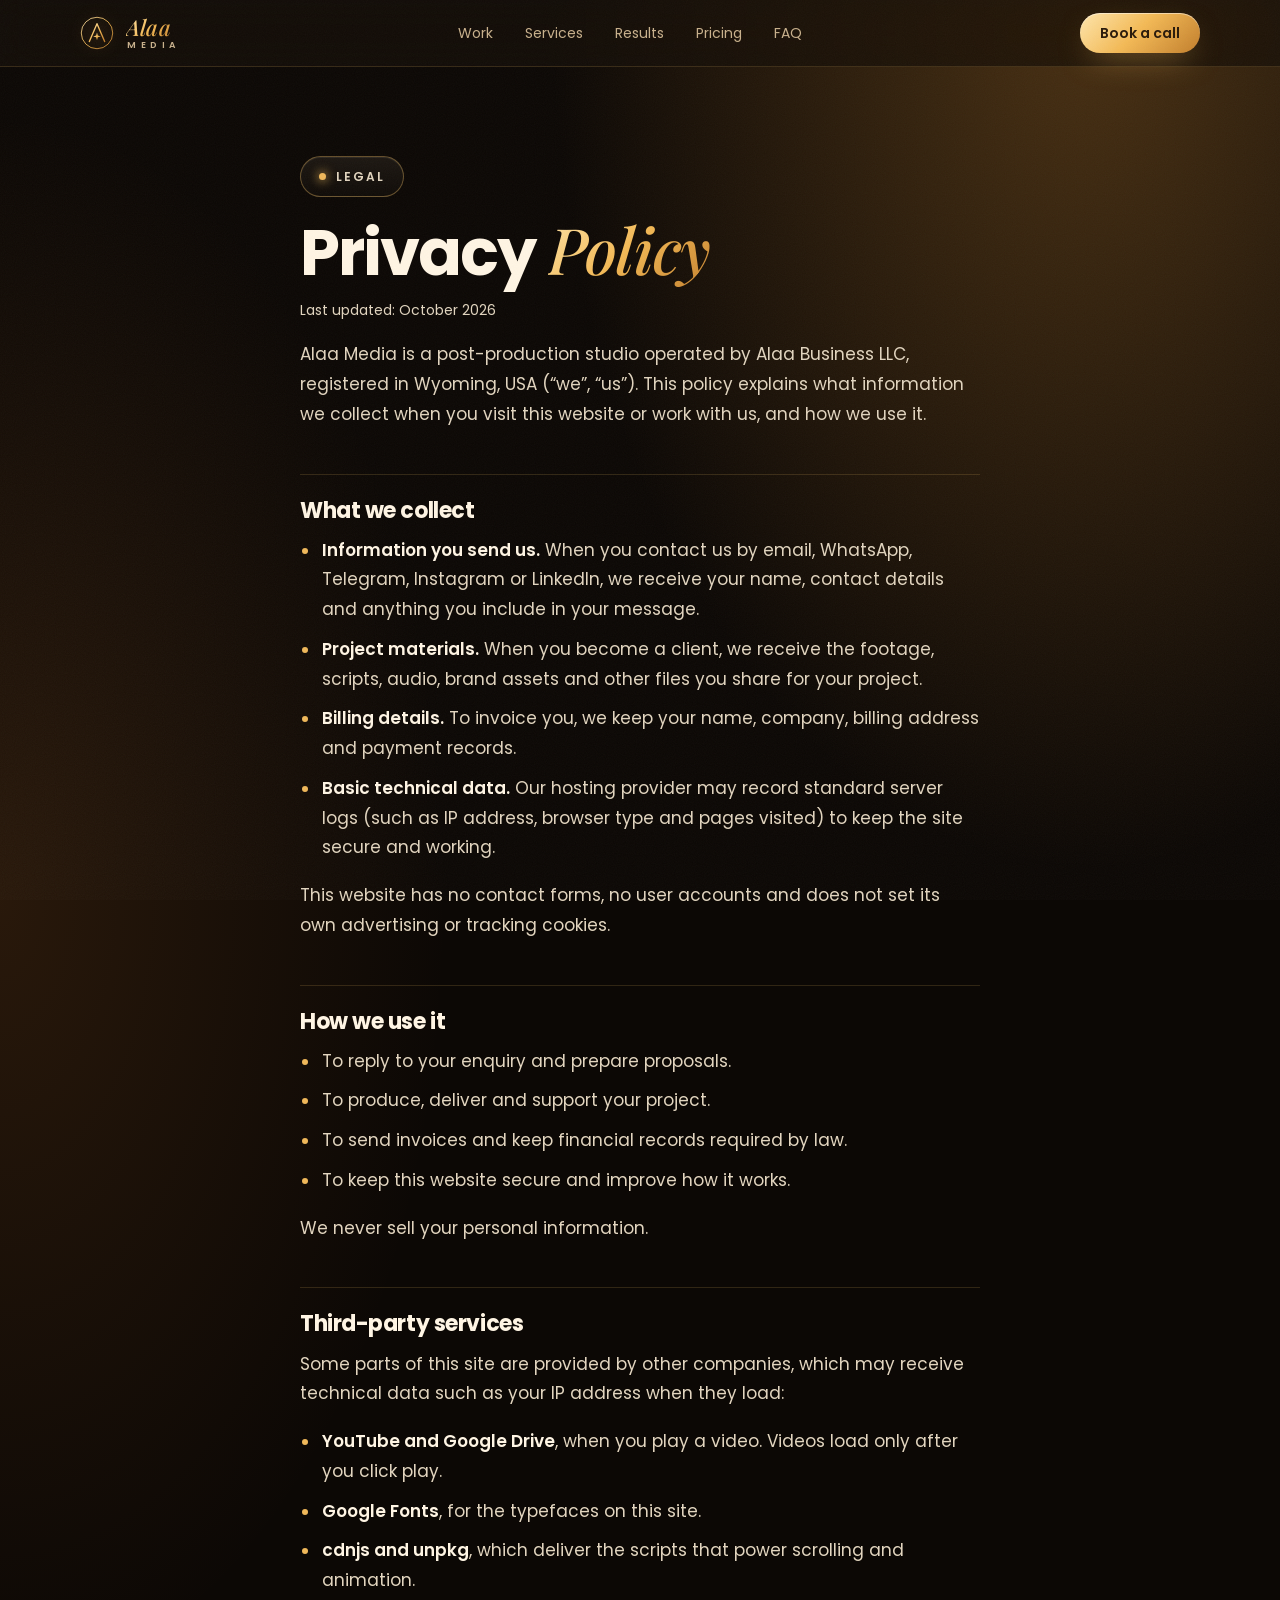
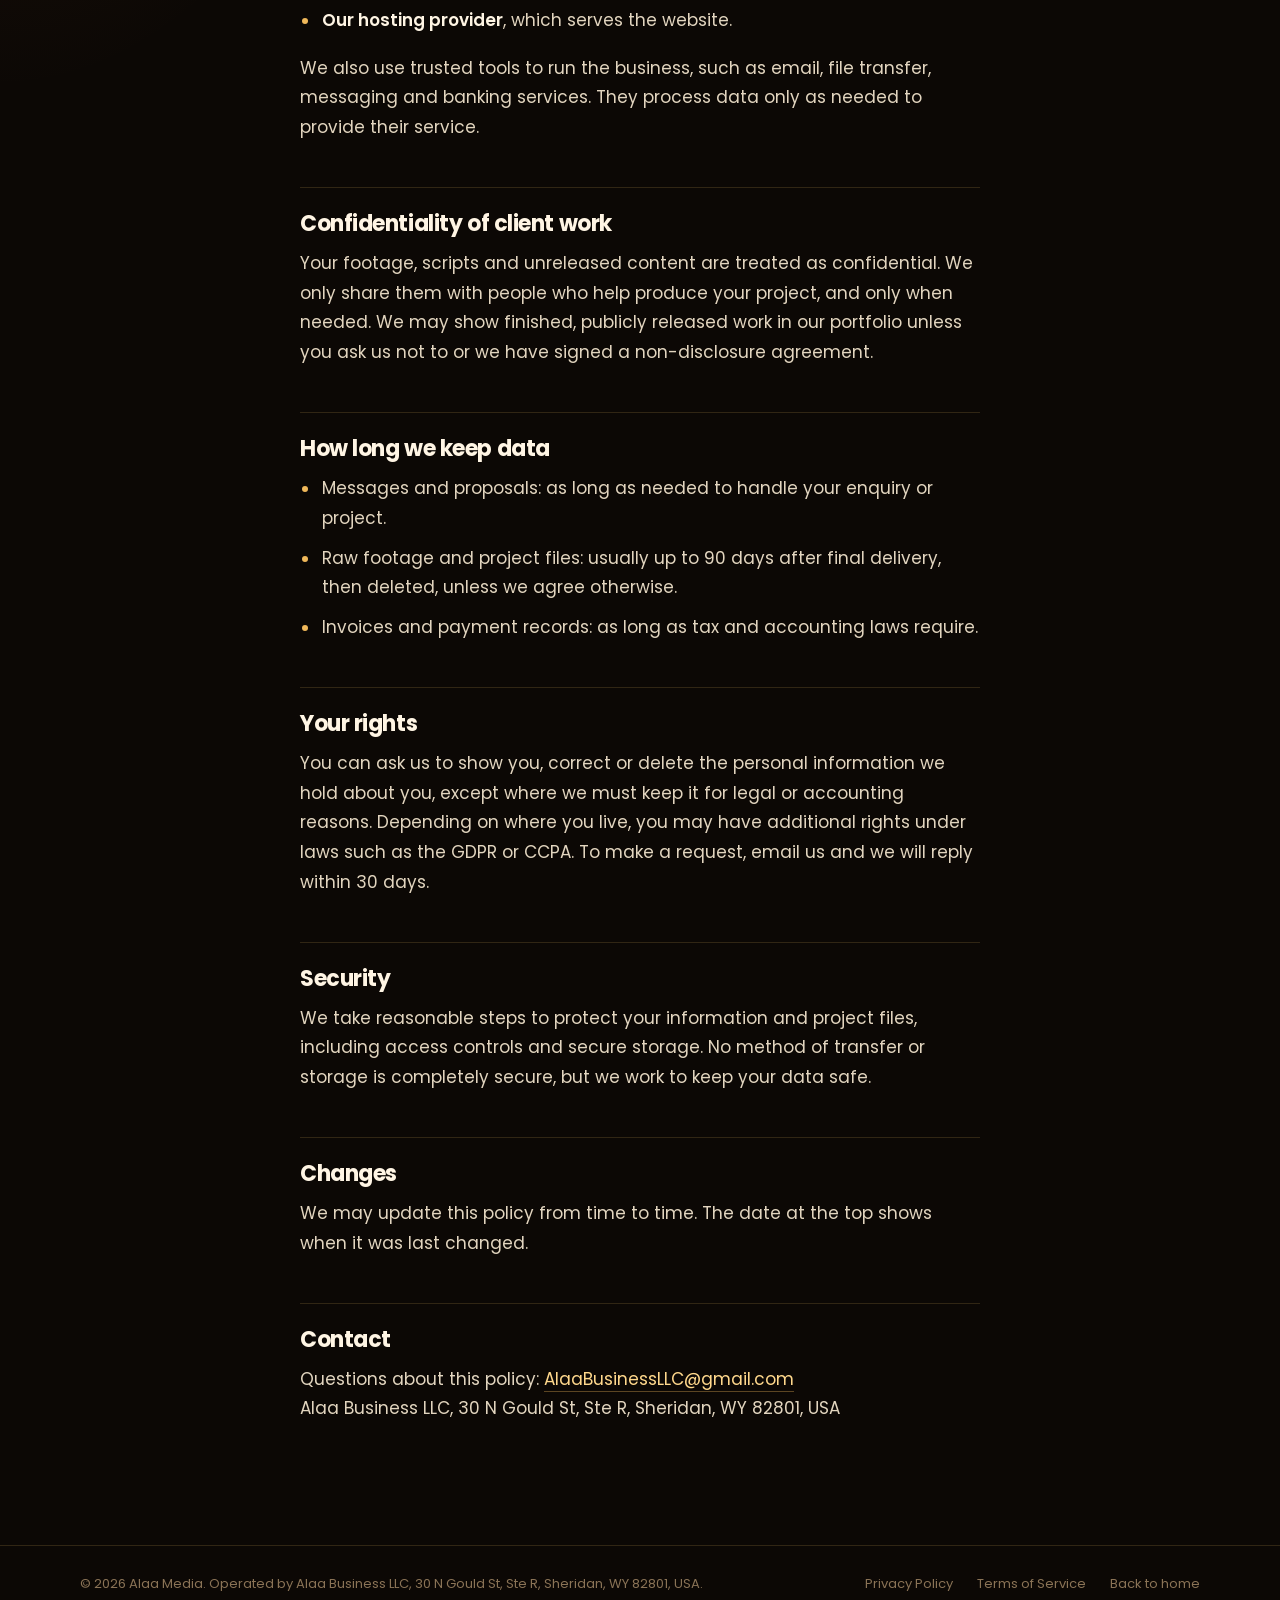
<file: website/privacy.html>
<!doctype html>
<html lang="en">
<head>
  <meta charset="utf-8">
  <meta name="viewport" content="width=device-width, initial-scale=1">
  <title>Privacy Policy — Alaa Media</title>
  <meta name="description" content="How Alaa Media collects, uses and protects your information.">
  <meta property="og:title" content="Alaa Media — Edits that keep them watching">
  <meta property="og:description" content="Documentary editing, 3D, animated maps, motion graphics and sound design for YouTube creators and brands.">
  <meta property="og:image" content="assets/thumbs/N79q8bpAR9Q.webp">
  <meta name="theme-color" content="#0c0805">
  <link rel="icon" href="assets/logo.svg" type="image/svg+xml">
  <link rel="preconnect" href="https://fonts.googleapis.com">
  <link rel="preconnect" href="https://fonts.gstatic.com" crossorigin>
  <link href="https://fonts.googleapis.com/css2?family=Poppins:wght@400;500;600;700&family=Playfair+Display:ital,wght@1,500;1,600&display=swap" rel="stylesheet">
  <link rel="stylesheet" href="styles.css">
  
</head>
<body>
<header class="nav" id="top">
  <div class="nav__inner">
    <a href="index.html" class="brand" aria-label="Alaa Media home">
      <svg class="logo" viewBox="0 0 40 40" aria-hidden="true">
        <defs><linearGradient id="lg" x1="0" y1="0" x2="1" y2="1"><stop offset="0" stop-color="#ffe7ad"/><stop offset=".5" stop-color="#f3b955"/><stop offset="1" stop-color="#c27e2c"/></linearGradient></defs>
        <circle cx="20" cy="20" r="18.5" fill="none" stroke="url(#lg)" stroke-width="1"/>
        <path d="M11 30 L20 9 L29 30" fill="none" stroke="url(#lg)" stroke-width="1.6" stroke-linecap="round" stroke-linejoin="round"/>
        <path d="M20 19.5 L21 23 L24.5 24 L21 25 L20 28.5 L19 25 L15.5 24 L19 23Z" fill="url(#lg)"/>
      </svg>
      <span class="brand__word"><span class="brand__name">Alaa</span><span class="brand__sub">Media</span></span>
    </a>
    <nav class="nav__links" aria-label="Main">
      <a href="index.html#work">Work</a>
      <a href="index.html#services">Services</a>
            <a href="index.html#results">Results</a>
      <a href="index.html#pricing">Pricing</a>
      <a href="index.html#faq">FAQ</a>
    </nav>
    <div class="nav__actions"><a href="index.html#contact" class="btn btn--small btn--gold">Book a call</a><button class="nav__toggle" aria-label="Open menu" aria-expanded="false"><span></span><span></span></button></div>
  </div>
</header>

<main class="legal">
  <article class="legal__doc">
    <p class="pill"><span class="dot"></span>Legal</p>
    <h1>Privacy <em>Policy</em></h1>
    <p class="legal__date">Last updated: October 2026</p>

    <p>Alaa Media is a post-production studio operated by Alaa Business LLC, registered in Wyoming, USA (“we”, “us”). This policy explains what information we collect when you visit this website or work with us, and how we use it.</p>

    <h2>What we collect</h2>
    <ul>
      <li><b>Information you send us.</b> When you contact us by email, WhatsApp, Telegram, Instagram or LinkedIn, we receive your name, contact details and anything you include in your message.</li>
      <li><b>Project materials.</b> When you become a client, we receive the footage, scripts, audio, brand assets and other files you share for your project.</li>
      <li><b>Billing details.</b> To invoice you, we keep your name, company, billing address and payment records.</li>
      <li><b>Basic technical data.</b> Our hosting provider may record standard server logs (such as IP address, browser type and pages visited) to keep the site secure and working.</li>
    </ul>
    <p>This website has no contact forms, no user accounts and does not set its own advertising or tracking cookies.</p>

    <h2>How we use it</h2>
    <ul>
      <li>To reply to your enquiry and prepare proposals.</li>
      <li>To produce, deliver and support your project.</li>
      <li>To send invoices and keep financial records required by law.</li>
      <li>To keep this website secure and improve how it works.</li>
    </ul>
    <p>We never sell your personal information.</p>

    <h2>Third-party services</h2>
    <p>Some parts of this site are provided by other companies, which may receive technical data such as your IP address when they load:</p>
    <ul>
      <li><b>YouTube and Google Drive</b>, when you play a video. Videos load only after you click play.</li>
      <li><b>Google Fonts</b>, for the typefaces on this site.</li>
      <li><b>cdnjs and unpkg</b>, which deliver the scripts that power scrolling and animation.</li>
      <li><b>Our hosting provider</b>, which serves the website.</li>
    </ul>
    <p>We also use trusted tools to run the business, such as email, file transfer, messaging and banking services. They process data only as needed to provide their service.</p>

    <h2>Confidentiality of client work</h2>
    <p>Your footage, scripts and unreleased content are treated as confidential. We only share them with people who help produce your project, and only when needed. We may show finished, publicly released work in our portfolio unless you ask us not to or we have signed a non-disclosure agreement.</p>

    <h2>How long we keep data</h2>
    <ul>
      <li>Messages and proposals: as long as needed to handle your enquiry or project.</li>
      <li>Raw footage and project files: usually up to 90 days after final delivery, then deleted, unless we agree otherwise.</li>
      <li>Invoices and payment records: as long as tax and accounting laws require.</li>
    </ul>

    <h2>Your rights</h2>
    <p>You can ask us to show you, correct or delete the personal information we hold about you, except where we must keep it for legal or accounting reasons. Depending on where you live, you may have additional rights under laws such as the GDPR or CCPA. To make a request, email us and we will reply within 30 days.</p>

    <h2>Security</h2>
    <p>We take reasonable steps to protect your information and project files, including access controls and secure storage. No method of transfer or storage is completely secure, but we work to keep your data safe.</p>

    <h2>Changes</h2>
    <p>We may update this policy from time to time. The date at the top shows when it was last changed.</p>

    <h2>Contact</h2>
    <p>Questions about this policy: <a href="mailto:AlaaBusinessLLC@gmail.com">AlaaBusinessLLC@gmail.com</a><br>
    Alaa Business LLC, 30 N Gould St, Ste R, Sheridan, WY 82801, USA</p>

  </article>
</main>

<footer class="footer">
  <div class="footer__inner">
    <p>© <span id="year">2026</span> Alaa Media. Operated by Alaa Business LLC, 30 N Gould St, Ste R, Sheridan, WY 82801, USA.</p>
    <p class="footer__links"><a href="privacy.html">Privacy Policy</a><a href="terms.html">Terms of Service</a><a href="index.html">Back to home</a></p>
  </div>
</footer>
<script>
(function(){var n=document.querySelector('.nav'),t=document.querySelector('.nav__toggle');if(!t)return;
t.addEventListener('click',function(){var o=!n.classList.contains('is-open');n.classList.toggle('is-open',o);t.setAttribute('aria-expanded',o);});})();
</script>
</body>
</html>
</file>
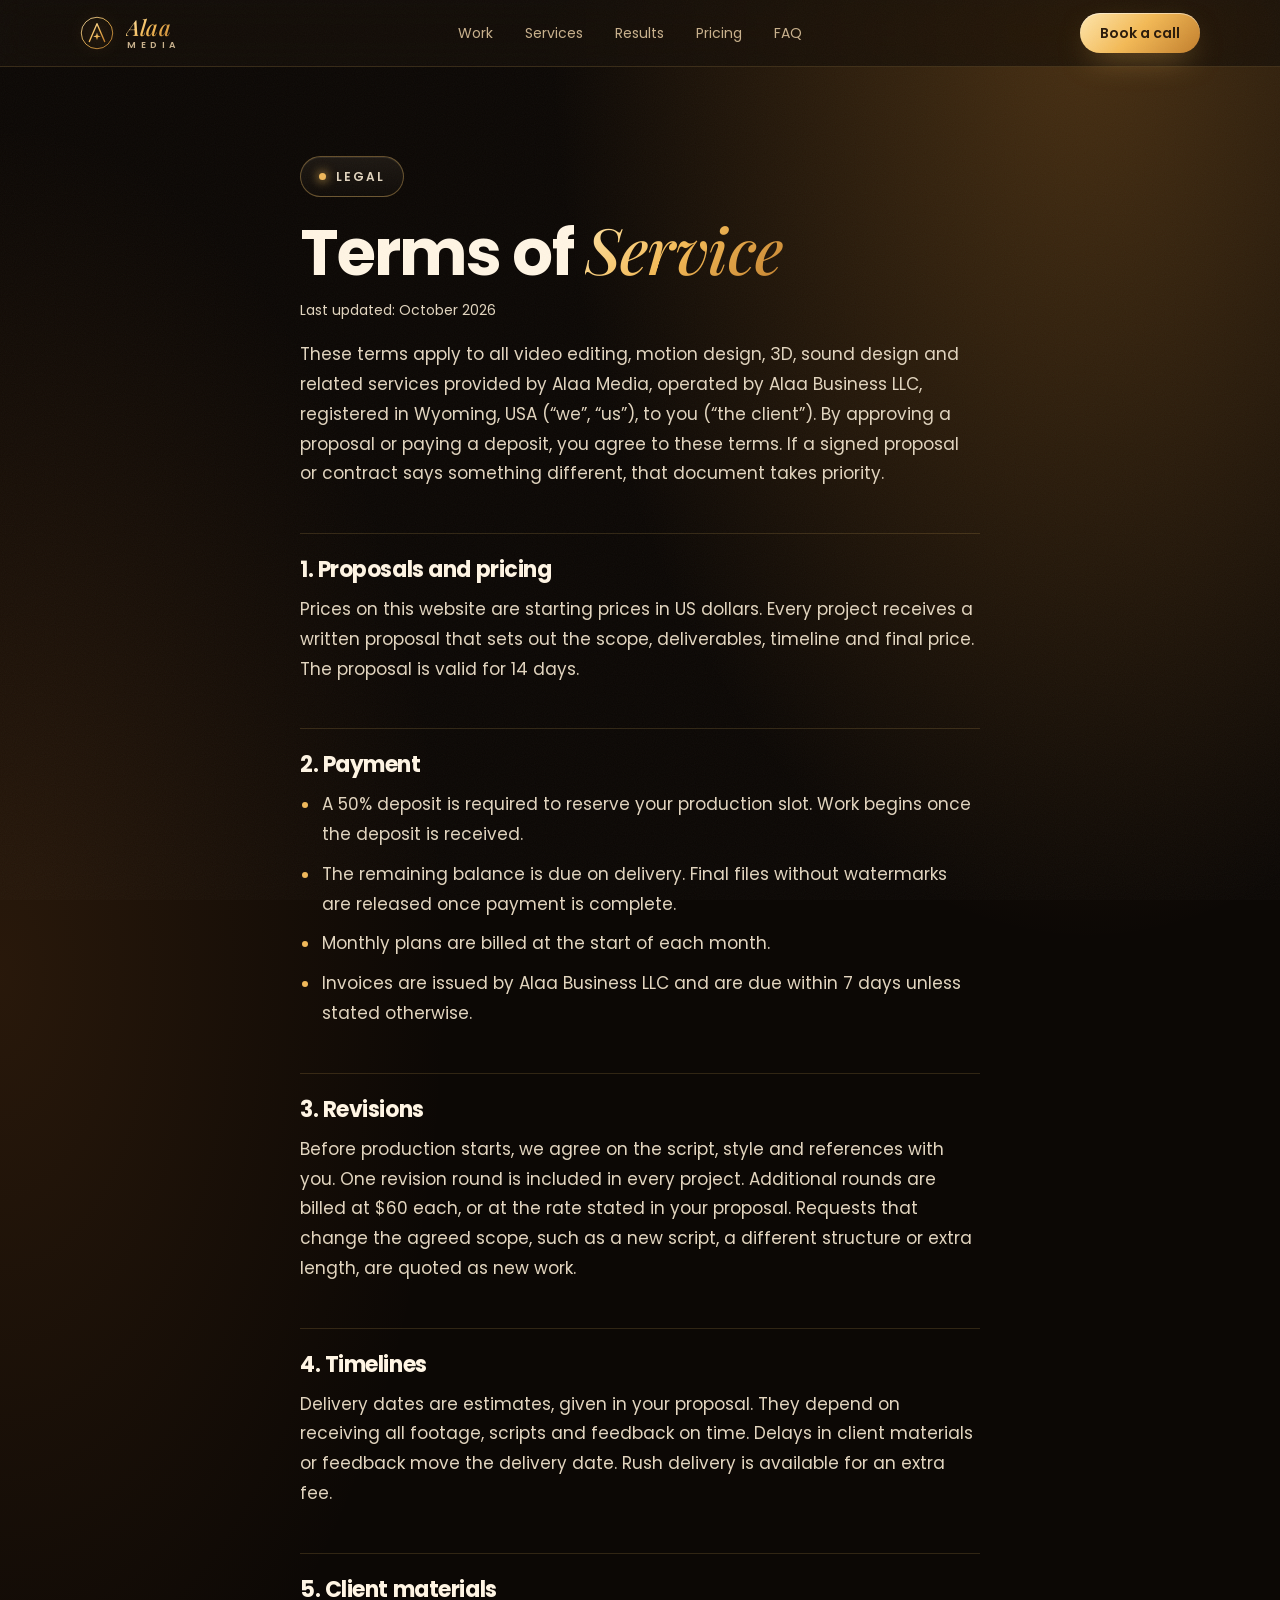
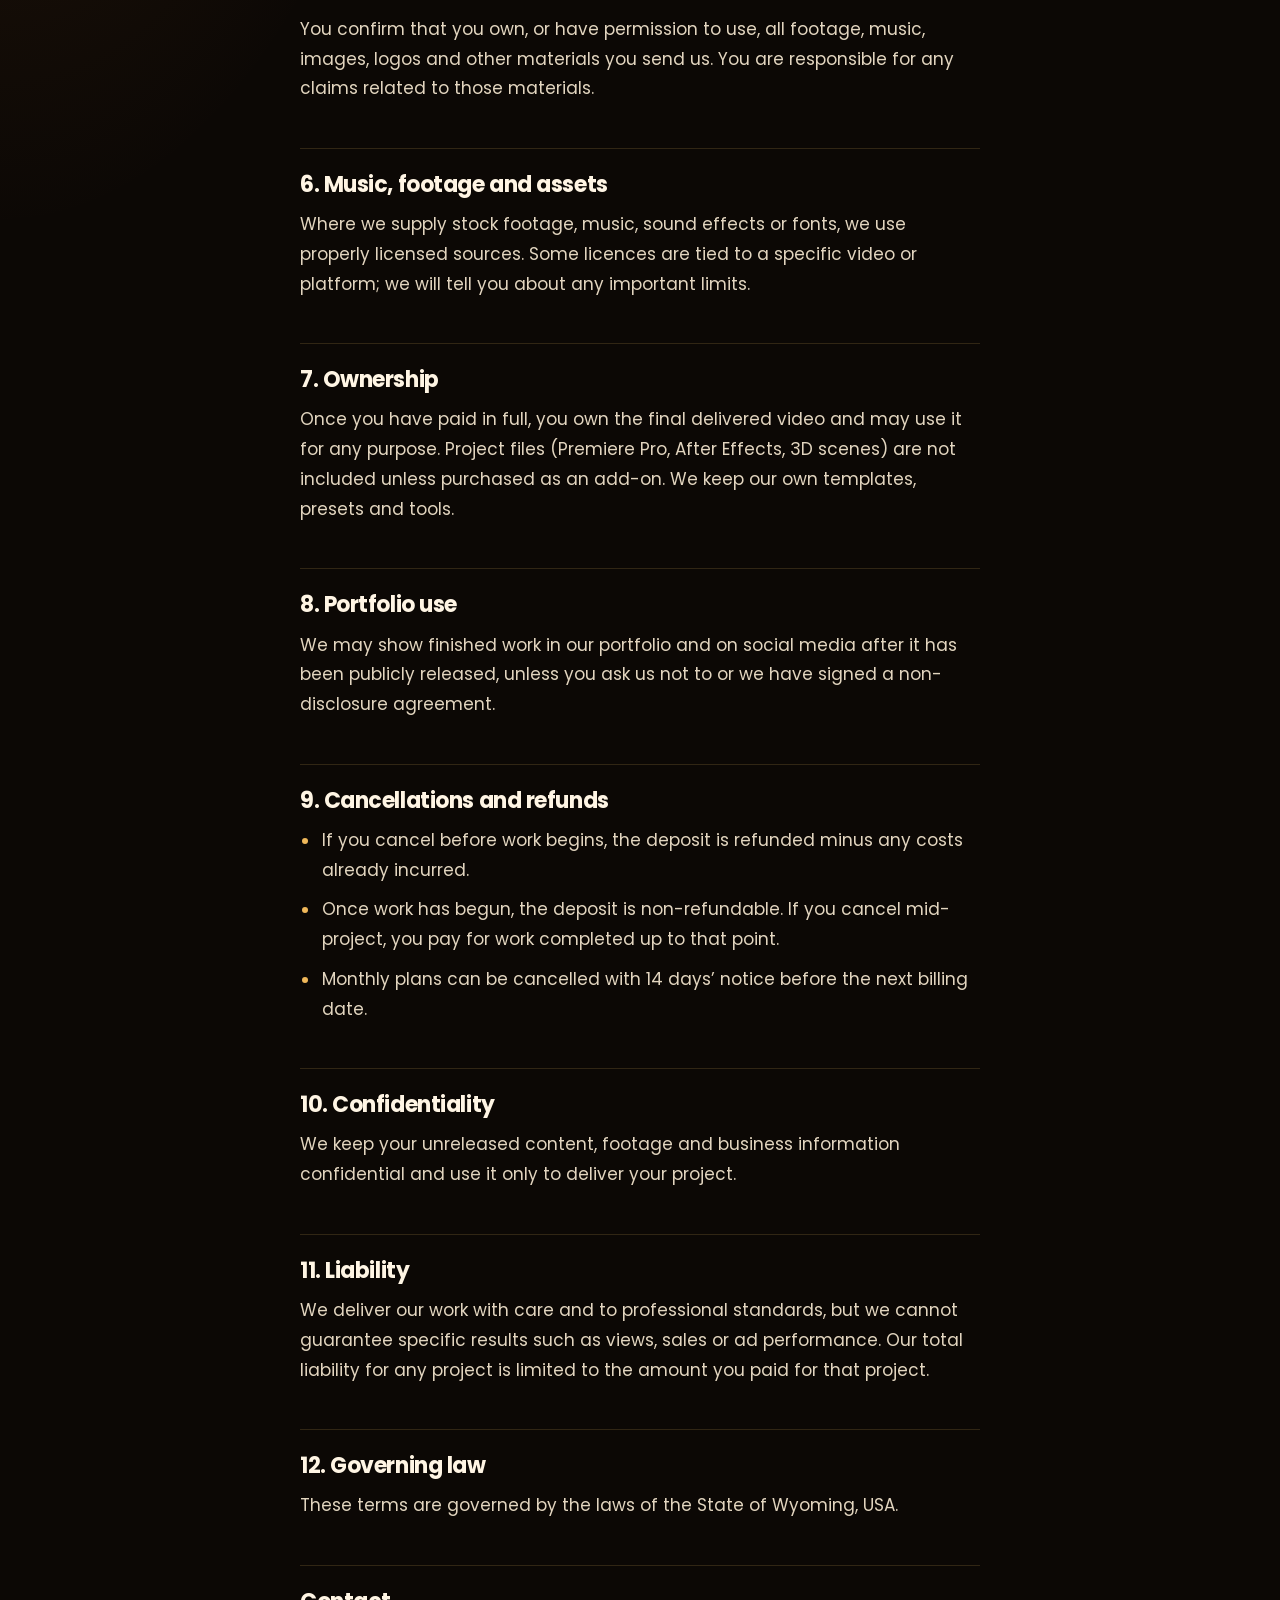
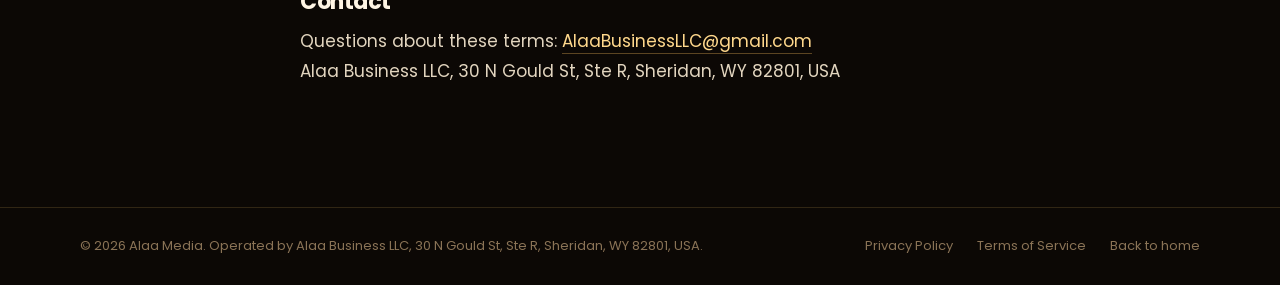
<file: website/terms.html>
<!doctype html>
<html lang="en">
<head>
  <meta charset="utf-8">
  <meta name="viewport" content="width=device-width, initial-scale=1">
  <title>Terms of Service — Alaa Media</title>
  <meta name="description" content="Terms for video editing and post-production services provided by Alaa Media.">
  <meta property="og:title" content="Alaa Media — Edits that keep them watching">
  <meta property="og:description" content="Documentary editing, 3D, animated maps, motion graphics and sound design for YouTube creators and brands.">
  <meta property="og:image" content="assets/thumbs/N79q8bpAR9Q.webp">
  <meta name="theme-color" content="#0c0805">
  <link rel="icon" href="assets/logo.svg" type="image/svg+xml">
  <link rel="preconnect" href="https://fonts.googleapis.com">
  <link rel="preconnect" href="https://fonts.gstatic.com" crossorigin>
  <link href="https://fonts.googleapis.com/css2?family=Poppins:wght@400;500;600;700&family=Playfair+Display:ital,wght@1,500;1,600&display=swap" rel="stylesheet">
  <link rel="stylesheet" href="styles.css">
  
</head>
<body>
<header class="nav" id="top">
  <div class="nav__inner">
    <a href="index.html" class="brand" aria-label="Alaa Media home">
      <svg class="logo" viewBox="0 0 40 40" aria-hidden="true">
        <defs><linearGradient id="lg" x1="0" y1="0" x2="1" y2="1"><stop offset="0" stop-color="#ffe7ad"/><stop offset=".5" stop-color="#f3b955"/><stop offset="1" stop-color="#c27e2c"/></linearGradient></defs>
        <circle cx="20" cy="20" r="18.5" fill="none" stroke="url(#lg)" stroke-width="1"/>
        <path d="M11 30 L20 9 L29 30" fill="none" stroke="url(#lg)" stroke-width="1.6" stroke-linecap="round" stroke-linejoin="round"/>
        <path d="M20 19.5 L21 23 L24.5 24 L21 25 L20 28.5 L19 25 L15.5 24 L19 23Z" fill="url(#lg)"/>
      </svg>
      <span class="brand__word"><span class="brand__name">Alaa</span><span class="brand__sub">Media</span></span>
    </a>
    <nav class="nav__links" aria-label="Main">
      <a href="index.html#work">Work</a>
      <a href="index.html#services">Services</a>
            <a href="index.html#results">Results</a>
      <a href="index.html#pricing">Pricing</a>
      <a href="index.html#faq">FAQ</a>
    </nav>
    <div class="nav__actions"><a href="index.html#contact" class="btn btn--small btn--gold">Book a call</a><button class="nav__toggle" aria-label="Open menu" aria-expanded="false"><span></span><span></span></button></div>
  </div>
</header>

<main class="legal">
  <article class="legal__doc">
    <p class="pill"><span class="dot"></span>Legal</p>
    <h1>Terms of <em>Service</em></h1>
    <p class="legal__date">Last updated: October 2026</p>

    <p>These terms apply to all video editing, motion design, 3D, sound design and related services provided by Alaa Media, operated by Alaa Business LLC, registered in Wyoming, USA (“we”, “us”), to you (“the client”). By approving a proposal or paying a deposit, you agree to these terms. If a signed proposal or contract says something different, that document takes priority.</p>

    <h2>1. Proposals and pricing</h2>
    <p>Prices on this website are starting prices in US dollars. Every project receives a written proposal that sets out the scope, deliverables, timeline and final price. The proposal is valid for 14 days.</p>

    <h2>2. Payment</h2>
    <ul>
      <li>A 50% deposit is required to reserve your production slot. Work begins once the deposit is received.</li>
      <li>The remaining balance is due on delivery. Final files without watermarks are released once payment is complete.</li>
      <li>Monthly plans are billed at the start of each month.</li>
      <li>Invoices are issued by Alaa Business LLC and are due within 7 days unless stated otherwise.</li>
    </ul>

    <h2>3. Revisions</h2>
    <p>Before production starts, we agree on the script, style and references with you. One revision round is included in every project. Additional rounds are billed at $60 each, or at the rate stated in your proposal. Requests that change the agreed scope, such as a new script, a different structure or extra length, are quoted as new work.</p>

    <h2>4. Timelines</h2>
    <p>Delivery dates are estimates, given in your proposal. They depend on receiving all footage, scripts and feedback on time. Delays in client materials or feedback move the delivery date. Rush delivery is available for an extra fee.</p>

    <h2>5. Client materials</h2>
    <p>You confirm that you own, or have permission to use, all footage, music, images, logos and other materials you send us. You are responsible for any claims related to those materials.</p>

    <h2>6. Music, footage and assets</h2>
    <p>Where we supply stock footage, music, sound effects or fonts, we use properly licensed sources. Some licences are tied to a specific video or platform; we will tell you about any important limits.</p>

    <h2>7. Ownership</h2>
    <p>Once you have paid in full, you own the final delivered video and may use it for any purpose. Project files (Premiere Pro, After Effects, 3D scenes) are not included unless purchased as an add-on. We keep our own templates, presets and tools.</p>

    <h2>8. Portfolio use</h2>
    <p>We may show finished work in our portfolio and on social media after it has been publicly released, unless you ask us not to or we have signed a non-disclosure agreement.</p>

    <h2>9. Cancellations and refunds</h2>
    <ul>
      <li>If you cancel before work begins, the deposit is refunded minus any costs already incurred.</li>
      <li>Once work has begun, the deposit is non-refundable. If you cancel mid-project, you pay for work completed up to that point.</li>
      <li>Monthly plans can be cancelled with 14 days’ notice before the next billing date.</li>
    </ul>

    <h2>10. Confidentiality</h2>
    <p>We keep your unreleased content, footage and business information confidential and use it only to deliver your project.</p>

    <h2>11. Liability</h2>
    <p>We deliver our work with care and to professional standards, but we cannot guarantee specific results such as views, sales or ad performance. Our total liability for any project is limited to the amount you paid for that project.</p>

    <h2>12. Governing law</h2>
    <p>These terms are governed by the laws of the State of Wyoming, USA.</p>

    <h2>Contact</h2>
    <p>Questions about these terms: <a href="mailto:AlaaBusinessLLC@gmail.com">AlaaBusinessLLC@gmail.com</a><br>
    Alaa Business LLC, 30 N Gould St, Ste R, Sheridan, WY 82801, USA</p>

  </article>
</main>

<footer class="footer">
  <div class="footer__inner">
    <p>© <span id="year">2026</span> Alaa Media. Operated by Alaa Business LLC, 30 N Gould St, Ste R, Sheridan, WY 82801, USA.</p>
    <p class="footer__links"><a href="privacy.html">Privacy Policy</a><a href="terms.html">Terms of Service</a><a href="index.html">Back to home</a></p>
  </div>
</footer>
<script>
(function(){var n=document.querySelector('.nav'),t=document.querySelector('.nav__toggle');if(!t)return;
t.addEventListener('click',function(){var o=!n.classList.contains('is-open');n.classList.toggle('is-open',o);t.setAttribute('aria-expanded',o);});})();
</script>
</body>
</html>
</file>
<file: website/styles.css>
/* =========================================================
   Alaa Media — styles
   Palette: espresso brown + cream + champagne gold.
   Change colors in :root.
   ========================================================= */
:root {
  color-scheme: dark;
  --bg: #0c0805;
  --bg-2: #17100a;
  --bg-3: #22180f;
  --line: rgba(240, 190, 100, .16);
  --line-2: rgba(240, 190, 100, .38);
  --text: #fff5e4;
  --muted: #c9b18c;
  --dim: #8a7356;
  --gold: #f0b85a;
  --gold-hi: #ffd88c;
  --gold-lo: #b67a2a;
  --gold-grad: linear-gradient(135deg, #ffe7ad 0%, #f3b955 48%, #c27e2c 100%);
  --paper: #f1dcae;
  --paper-2: #fbefd2;
  --ink: #2a1a10;
  --ink-muted: #6e5a45;
  --wine: #a3161b;
  --radius: 26px;
  --max: 1200px;
  --gutter: clamp(16px, 4vw, 40px);
  --sans: "Poppins", -apple-system, BlinkMacSystemFont, "Segoe UI", sans-serif;
  --serif: "Playfair Display", Georgia, serif;
  --ease: cubic-bezier(.2, .7, .1, 1);
}

*, *::before, *::after { box-sizing: border-box; }
html { -webkit-text-size-adjust: 100%; }
html.lenis, html.lenis body { height: auto; }
body {
  margin: 0;
  color: var(--text);
  font: 400 17px/1.6 var(--sans);
  -webkit-font-smoothing: antialiased;
  overflow-x: hidden;
  background:
    radial-gradient(70% 45% at 85% 0%, rgba(214, 140, 50, .30), transparent 60%),
    radial-gradient(50% 35% at 0% 28%, rgba(190, 110, 40, .16), transparent 70%),
    var(--bg);
  background-repeat: no-repeat;
}
/* soft film grain */
body::after {
  content: ""; position: fixed; inset: 0; pointer-events: none; z-index: 200; opacity: .04;
  background-image: url("data:image/svg+xml,%3Csvg xmlns='http://www.w3.org/2000/svg' width='160' height='160'%3E%3Cfilter id='n'%3E%3CfeTurbulence type='fractalNoise' baseFrequency='.9' numOctaves='2' stitchTiles='stitch'/%3E%3C/filter%3E%3Crect width='100%25' height='100%25' filter='url(%23n)'/%3E%3C/svg%3E");
}
::selection { background: rgba(240, 184, 90, .35); }
img, svg { display: block; max-width: 100%; }
a { color: inherit; text-decoration: none; }
button { font: inherit; color: inherit; background: none; border: 0; cursor: pointer; padding: 0; }
em {
  font-family: var(--serif); font-style: italic; font-weight: 500; letter-spacing: -.01em;
  background: var(--gold-grad); -webkit-background-clip: text; background-clip: text; color: transparent;
  padding: 0 .06em .04em 0;
}
h1, h2, h3 { margin: 0; font-weight: 700; letter-spacing: -.03em; line-height: 1.05; }
p { margin: 0; }
:focus-visible { outline: 2px solid var(--gold); outline-offset: 3px; border-radius: 8px; }
.muted { color: var(--muted); }

/* ---------- Pills & chips ---------- */
.pill {
  display: inline-flex; align-items: center; gap: 10px;
  padding: 9px 18px; border-radius: 999px; margin-bottom: 26px;
  font-size: 12px; font-weight: 600; letter-spacing: .16em; text-transform: uppercase;
  color: #e3d2b6; border: 1px solid var(--line-2);
  background: linear-gradient(180deg, rgba(255, 235, 200, .07), rgba(255, 235, 200, .02));
  box-shadow: inset 0 1px 0 rgba(255, 240, 210, .08);
}
.dot { width: 7px; height: 7px; border-radius: 50%; background: var(--gold); box-shadow: 0 0 10px 2px rgba(240, 184, 90, .55); animation: glow 2.4s ease-in-out infinite; }
@keyframes glow { 50% { opacity: .5; } }
.chips { display: flex; flex-wrap: wrap; gap: 10px; margin-top: 30px; }
.chips--center { justify-content: center; margin-top: 36px; }
.chip {
  display: inline-flex; align-items: center; gap: 8px;
  height: 46px; padding: 0 18px; border-radius: 14px;
  font-size: 15px; font-weight: 500; color: var(--text);
  border: 1px solid var(--line-2);
  background: linear-gradient(180deg, rgba(255, 235, 200, .06), rgba(255, 235, 200, .015));
}
.chip b { color: var(--gold); font-weight: 600; }
.chip__ico { color: var(--gold); }

.h2 { font-size: clamp(36px, 5.6vw, 68px); }
.lead { font-size: clamp(17px, 1.9vw, 21px); color: var(--muted); max-width: 620px; margin-top: 22px; line-height: 1.55; }

/* ---------- Buttons ---------- */
.btn {
  display: inline-flex; align-items: center; justify-content: center; gap: 10px;
  height: 54px; padding: 0 28px; border-radius: 999px;
  font-size: 15px; font-weight: 600; white-space: nowrap;
  transition: transform .5s var(--ease), box-shadow .5s var(--ease), background .3s, border-color .3s;
}
.btn:hover { transform: translateY(-2px); }
.btn--gold {
  background: var(--gold-grad); color: #2a1a0a;
  box-shadow: inset 0 1px 0 rgba(255,255,255,.5), 0 12px 32px -12px rgba(240, 184, 90, .6);
}
.btn--gold:hover { box-shadow: inset 0 1px 0 rgba(255,255,255,.55), 0 18px 44px -12px rgba(240, 184, 90, .8); }
.btn--glass {
  background: rgba(255, 235, 200, .05); color: var(--text);
  border: 1px solid var(--line-2);
  backdrop-filter: blur(12px); -webkit-backdrop-filter: blur(12px);
}
.btn--glass:hover { border-color: rgba(240, 184, 90, .6); background: rgba(255, 235, 200, .09); }
.btn--small { height: 40px; padding: 0 20px; font-size: 14px; }
.btn--block { width: 100%; }

/* ---------- Nav ---------- */
.nav {
  position: fixed; inset: 0 0 auto; z-index: 50;
  background: rgba(22, 16, 11, .72);
  backdrop-filter: saturate(150%) blur(20px); -webkit-backdrop-filter: saturate(150%) blur(20px);
  border-bottom: 1px solid var(--line);
}
.nav__inner { max-width: var(--max); margin: 0 auto; padding: 0 var(--gutter); height: 66px; display: flex; align-items: center; justify-content: space-between; gap: 24px; }
.brand { display: flex; align-items: center; gap: 12px; }
.logo { width: 34px; height: 34px; filter: drop-shadow(0 0 8px rgba(240,184,90,.35)); }
.brand__word { display: flex; flex-direction: column; line-height: 1; }
.brand__name { font-family: var(--serif); font-style: italic; font-weight: 500; font-size: 22px; letter-spacing: .01em; background: var(--gold-grad); -webkit-background-clip: text; background-clip: text; color: transparent; }
.brand__sub { font-size: 9px; font-weight: 600; letter-spacing: .5em; text-transform: uppercase; color: var(--muted); margin-top: 3px; padding-left: 1px; }
.brand__mark { width: 18px; height: 18px; fill: var(--gold); filter: drop-shadow(0 0 6px rgba(240,184,90,.6)); }
.nav__links { display: flex; gap: 32px; font-size: 14px; color: var(--muted); }
.nav__links a { transition: color .3s; }
.nav__links a:hover { color: var(--gold-hi); }
@media (max-width: 800px) { .nav__links { display: none; } }

/* ---------- Hero ---------- */
.hero {
  max-width: 1320px; margin: 0 auto; min-height: min(100vh, 980px); box-sizing: border-box;
  padding: calc(66px + clamp(48px, 8vh, 96px)) var(--gutter) clamp(32px, 4vw, 56px);
  display: grid; grid-template-columns: 1fr 1.4fr; gap: clamp(32px, 4vw, 64px); align-items: center;
}
.hero__title { font-size: clamp(46px, 6vw, 92px); line-height: 1.02; }
.hero__sub { font-size: clamp(17px, 1.6vw, 22px); color: var(--muted); max-width: 540px; margin-top: 26px; }
.hero__ctas { display: flex; flex-wrap: wrap; gap: 12px; margin-top: 30px; }
.hero__visual { position: relative; perspective: 1400px; }

.frame {
  position: relative; display: block; width: 100%; aspect-ratio: 16 / 9; overflow: hidden;
  border-radius: 24px; background: var(--bg-2);
  border: 1px solid var(--line-2);
  box-shadow: 0 0 0 6px rgba(240, 184, 90, .06), 0 50px 120px -40px rgba(0,0,0,.8), 0 0 80px -20px rgba(240, 184, 90, .35);
}
.frame--hero { transform: rotateY(var(--ry, -8deg)) rotateX(var(--rx, 3deg)); will-change: transform; }

.frame--hero { transition: box-shadow .6s var(--ease), border-color .6s var(--ease); }
/* soft gold backlight behind the hero video on hover */
.hero__visual::before { content: ""; position: absolute; z-index: 0; inset: -14% -10%; pointer-events: none;
  background: radial-gradient(38% 46% at var(--mx, 50%) var(--my, 55%), rgba(245, 190, 95, .75), rgba(240, 184, 90, .25) 45%, rgba(240, 184, 90, 0) 75%);
  filter: blur(30px); opacity: 0; transition: opacity .6s var(--ease); }
.hero__visual:hover::before { opacity: 1; }
.frame--hero img { border-radius: inherit; }
.hero__visual .frame--hero { z-index: 1; }
.frame--hero .play { z-index: 2; }
.frame img { width: 100%; height: 100%; object-fit: cover; transition: transform 1.4s var(--ease); }
.frame:hover img { transform: scale(1.03); }
.float {
  position: absolute; z-index: 2; display: inline-flex; align-items: center; gap: 8px;
  padding: 12px 18px; border-radius: 14px; font-size: 14px; font-weight: 500;
  background: rgba(22, 16, 11, .82); border: 1px solid var(--line-2);
  backdrop-filter: blur(14px); -webkit-backdrop-filter: blur(14px);
  box-shadow: 0 20px 40px -20px rgba(0,0,0,.7);
  animation: bob 6s ease-in-out infinite;
}
.float b { color: var(--gold); font-weight: 700; font-size: 18px; }
.float--a { left: -22px; bottom: -26px; translate: var(--fx, 0) var(--fy, 0); }
.float--b { right: -22px; top: -30px; animation-delay: -3s; translate: calc(var(--fx, 0px) * -1) calc(var(--fy, 0px) * -1); }
.float__ico { color: var(--gold); text-shadow: 0 0 8px rgba(240,184,90,.6); }
@keyframes bob { 50% { transform: translateY(-8px); } }
@media (max-width: 900px) {
  .hero { grid-template-columns: 1fr; padding-top: calc(66px + 48px); min-height: 0; }
  .frame--hero { transform: none; }
  .float--a { left: 10px; bottom: -20px; }
}

.play {
  position: absolute; left: 50%; top: 50%; translate: -50% -50%;
  width: 78px; height: 78px; border-radius: 50%; display: grid; place-items: center;
  background: rgba(30, 20, 10, .4); backdrop-filter: blur(14px); -webkit-backdrop-filter: blur(14px);
  border: 1px solid rgba(246, 220, 164, .5); box-shadow: 0 0 40px rgba(240,184,90,.3);
  transition: transform .6s var(--ease), background .3s;
}
.play svg { width: 26px; fill: var(--gold-hi); }
.play svg path { transition: fill .4s; }
.play::after { content: ""; position: absolute; inset: -1px; border-radius: 50%; border: 1px solid var(--gold-hi); opacity: 0; pointer-events: none; }
.yt:hover .play { transform: scale(1.08); background: var(--gold-grad) border-box; border-color: transparent; box-shadow: 0 0 40px rgba(240,184,90,.55); }
.yt:hover .play::after { animation: ring 1.4s var(--ease) infinite; }
@keyframes ring { 0% { transform: scale(1); opacity: .8; } 100% { transform: scale(1.6); opacity: 0; } }
.yt:hover .play svg { fill: #2a1a0a; }


/* ---------- Clients marquee ---------- */
.clients { padding: clamp(40px, 5vw, 64px) 0 0; text-align: center; }
.clients__title { font-size: 12px; letter-spacing: .18em; text-transform: uppercase; color: var(--dim); margin-bottom: 26px; }
.marquee { overflow: hidden; mask-image: linear-gradient(90deg, transparent, #000 15%, #000 85%, transparent); -webkit-mask-image: linear-gradient(90deg, transparent, #000 15%, #000 85%, transparent); }
.marquee__track { display: flex; width: max-content; animation: marquee 70s linear infinite; }
.marquee__track span { padding: 0 clamp(28px, 4vw, 56px); font-family: var(--serif); font-style: italic; font-size: clamp(24px, 3.2vw, 38px); color: #9a7a4e; white-space: nowrap; }
@keyframes marquee { to { transform: translateX(-50%); } }

/* ---------- Statement ---------- */
.statement { max-width: 940px; margin: 0 auto; padding: clamp(56px, 7vw, 96px) var(--gutter); text-align: center; }
.statement__text { font-size: clamp(24px, 3.2vw, 40px); font-weight: 500; letter-spacing: -.02em; line-height: 1.3; text-wrap: balance; }
.statement__text .w { opacity: .28; }
.reduced .statement__text .w { opacity: 1; }
.statement__text em { background: none; }
.statement__text em .w { background: var(--gold-grad); -webkit-background-clip: text; background-clip: text; color: transparent; }

/* ---------- Sections ---------- */
.section { max-width: var(--max); margin: 0 auto; padding: clamp(56px, 7vw, 96px) var(--gutter); }
.section__head { margin-bottom: clamp(32px, 4vw, 52px); }
.section__head--split { display: grid; grid-template-columns: 1fr 1fr; gap: 24px 60px; align-items: end; }
.section__head--split .lead { margin: 0 0 6px; }
@media (max-width: 860px) { .section__head--split { grid-template-columns: 1fr; } }
.section--line { border-top: 0; position: relative; }
.section--line::before { content: ""; position: absolute; top: 0; left: var(--gutter); right: var(--gutter); height: 1px; background: linear-gradient(90deg, transparent, var(--line-2), transparent); }
.panel[hidden] { display: none !important; }

/* shared glass card surface */
.stat, .case, .tile, .plan, .quote {
  background: linear-gradient(180deg, rgba(255, 210, 140, .07), rgba(255, 210, 140, .015));
  border: 1px solid var(--line-2);
  box-shadow: inset 0 1px 0 rgba(255, 240, 210, .07), 0 30px 60px -40px rgba(0,0,0,.6);
}

/* ---------- Tabs ---------- */
.tabs {
  position: relative; display: inline-flex; padding: 5px; margin-bottom: 36px;
  border: 1px solid var(--line-2); border-radius: 999px; background: rgba(255,235,200,.04);
  max-width: 100%; overflow-x: auto; scrollbar-width: none;
}
.tabs button { position: relative; z-index: 1; height: 42px; padding: 0 22px; border-radius: 999px; font-size: 14px; font-weight: 500; color: var(--muted); white-space: nowrap; transition: color .3s; }
.tabs button[aria-selected="true"] { color: #2a1a0a; }
.tabs__pill { position: absolute; top: 5px; bottom: 5px; left: 0; width: 0; border-radius: 999px; background: var(--gold-grad); transition: transform .6s var(--ease), width .6s var(--ease); }

/* ---------- Work grid ---------- */
.vids { display: grid; grid-template-columns: repeat(2, 1fr); gap: 24px; }
.vids--shorts { grid-template-columns: repeat(4, 1fr); }
.vid--feature { grid-column: 1 / -1; }
.vid--feature .vid__media { aspect-ratio: 21 / 9; }
.vid--feature .play { opacity: 1; width: 74px; height: 74px; }
.vid__badge { position: absolute; z-index: 1; top: 16px; left: 16px; padding: 7px 14px; border-radius: 10px; font-size: 12px; font-weight: 600; letter-spacing: .12em; text-transform: uppercase; background: var(--gold-grad); color: #2a1a0a; }
@media (max-width: 860px) { .vids { grid-template-columns: 1fr; } .vids--shorts { grid-template-columns: repeat(2, 1fr); } .vid--feature .vid__media { aspect-ratio: 16 / 9; } }
.vid { display: block; text-align: left; width: 100%; }
.vid__media { position: relative; display: block; aspect-ratio: 16 / 9; border-radius: 22px; overflow: hidden; background: var(--bg-2); border: 1px solid var(--line-2); box-shadow: 0 0 0 5px rgba(240,184,90,.04), 0 40px 80px -50px rgba(0,0,0,.9); transition: border-color .5s, box-shadow .6s var(--ease); }
.vid:hover .vid__media { border-color: rgba(240,184,90,.6); box-shadow: 0 0 0 5px rgba(240,184,90,.07), 0 40px 90px -40px rgba(240,184,90,.35); }
.vids--shorts .vid__media { aspect-ratio: 9 / 16; }
.vid__media img { width: 100%; height: 100%; object-fit: cover; transition: transform 1.4s var(--ease); }
.vid:hover .vid__media img { transform: scale(1.05); }
.vid__meta { display: grid; gap: 6px; padding: 18px 4px 0; }
.vid__title { font-weight: 600; font-size: clamp(17px, 1.6vw, 19px); line-height: 1.35; letter-spacing: -.01em; }
.vid__tag { font-size: 12px; font-weight: 600; letter-spacing: .14em; text-transform: uppercase; color: var(--gold); }
.vid .play { z-index: 2; width: 58px; height: 58px; opacity: 0; transition: opacity .4s, transform .6s var(--ease); }
.vid:hover .play, .vid:focus-visible .play { opacity: 1; }
@media (hover: none) { .vid .play { opacity: 1; } }
.vid .play svg { width: 20px; }
.vid--feature .vid__title { font-family: var(--serif); font-style: italic; font-weight: 500; font-size: clamp(24px, 3vw, 36px); }

/* ---------- Capabilities gallery ---------- */
.gallery { display: grid; grid-template-columns: repeat(2, 1fr); gap: 22px; }
.shot { position: relative; margin: 0; overflow: hidden; border-radius: var(--radius); border: 1px solid var(--line-2); aspect-ratio: 16 / 10; background: var(--bg-2); box-shadow: 0 0 0 5px rgba(240,184,90,.04), 0 40px 80px -50px rgba(0,0,0,.8); }
.shot img { width: 100%; height: 100%; object-fit: cover; transition: transform 1.6s var(--ease); }
.shot:hover img { transform: scale(1.05); }
.shot::after { content: ""; position: absolute; inset: 0; background: linear-gradient(180deg, transparent 45%, rgba(12,8,5,.92)); pointer-events: none; }
.shot__cap { position: absolute; z-index: 1; left: 0; right: 0; bottom: 0; padding: clamp(20px, 2.6vw, 30px); display: grid; gap: 6px; }
.shot__cap b { font-size: clamp(20px, 2.2vw, 26px); font-weight: 600; letter-spacing: -.02em; }
.shot__cap span { color: #dcc8a6; font-size: 15px; max-width: 420px; }
@media (max-width: 760px) { .gallery { grid-template-columns: 1fr; } }

/* ---------- Maps ---------- */
.maps { display: grid; grid-template-columns: 1fr 1.25fr; gap: clamp(40px, 5vw, 80px); align-items: center; }
.maps__list { list-style: none; margin: 34px 0 0; padding: 0; display: grid; gap: 4px; }
.maps__list li { display: grid; gap: 2px; padding: 16px 0 16px 26px; border-top: 1px solid var(--line); position: relative; }
.maps__list li::before { content: ""; position: absolute; left: 2px; top: 25px; width: 8px; height: 8px; rotate: 45deg; background: var(--gold); box-shadow: 0 0 10px rgba(240,184,90,.6); }
.maps__list b { font-weight: 600; }
.maps__list span { color: var(--muted); font-size: 15px; }
.maps__visual { position: relative; margin: 0; }
.maps__frame {
  overflow: hidden; border-radius: 24px; aspect-ratio: 16 / 9;
  border: 1px solid var(--line-2);
  box-shadow: 0 0 0 6px rgba(240,184,90,.06), 0 60px 120px -50px rgba(0,0,0,.9), 0 0 90px -30px rgba(240,184,90,.4);
}
.maps__frame img { width: 100%; height: 100%; object-fit: cover; filter: sepia(.12) saturate(.95); animation: kenburns 24s ease-in-out infinite alternate; transform-origin: 45% 60%; }
@keyframes kenburns { from { transform: scale(1); } to { transform: scale(1.12) translate(-1.5%, -1%); } }
.float--map { left: 22px; bottom: -22px; }
@media (max-width: 900px) { .maps { grid-template-columns: 1fr; } .float--map { position: static; margin-top: 14px; animation: none; } }

/* ---------- Results ---------- */
.stats { display: grid; grid-template-columns: repeat(3, 1fr); gap: 20px; margin-bottom: 20px; }
.stat { border-radius: var(--radius); padding: 34px 32px; }
.stat__num { font-size: clamp(52px, 6.6vw, 82px); font-weight: 700; letter-spacing: -.05em; line-height: 1; background: linear-gradient(180deg, #fff1cf, #f0b85a); -webkit-background-clip: text; background-clip: text; color: transparent; }
.stat__label { color: var(--muted); margin-top: 16px; font-size: 15px; }
.case { border-radius: var(--radius); padding: clamp(24px, 3vw, 40px); }
.case__top { display: flex; align-items: flex-end; justify-content: space-between; gap: 14px 24px; margin-bottom: 30px; flex-wrap: wrap; }
.case__top h3 { font-size: clamp(18px, 2vw, 22px); letter-spacing: -.02em; line-height: 1.3; }
.case__top .muted { font-size: 14px; margin-top: 6px; }
.case__src { font-size: 14px; color: var(--gold); border-bottom: 1px solid rgba(240,184,90,.35); padding-bottom: 2px; }
.case__src:hover { color: var(--gold-hi); }
.graph { margin: 0; }
.chart { position: relative; height: clamp(230px, 28vw, 320px); touch-action: pan-y; cursor: crosshair; user-select: none; }
.chart svg { display: block; width: 100%; height: 100%; overflow: visible; }
.chart .grid line { stroke: rgba(240,184,90,.09); }
.chart .avg line { stroke: var(--gold-hi); stroke-opacity: .55; stroke-dasharray: 4 5; }
.chart .avg text { fill: var(--gold-hi); font: 600 11px var(--sans); letter-spacing: .08em; }
.chart .mark { opacity: 0; transition: opacity .6s; }
.chart.is-drawn .mark { opacity: 1; }
.chart .ylab, .chart .xlab { fill: var(--dim); font: 500 11px var(--sans); }
.chart .line { fill: none; stroke: var(--gold); stroke-width: 2.5; stroke-linejoin: round; stroke-linecap: round; filter: drop-shadow(0 0 8px rgba(240,184,90,.55)); }
.chart .mark circle { fill: var(--bg); stroke: var(--gold); stroke-width: 2; }
.chart .mark text { fill: var(--text); font: 600 13px var(--sans); paint-order: stroke; stroke: var(--bg-2); stroke-width: 4px; }
.chart .mark .sub { fill: var(--muted); font-weight: 400; }
.chart .scrub { opacity: 0; transition: opacity .2s; }
.chart.is-active .scrub { opacity: 1; }
.chart .scrub line { stroke: var(--gold-hi); stroke-width: 1; stroke-dasharray: 3 3; }
.chart .scrub circle { fill: var(--gold-hi); stroke: var(--bg); stroke-width: 3; }
.chart__tip { position: absolute; top: 0; pointer-events: none; padding: 8px 12px; border-radius: 10px; font-size: 13px; white-space: nowrap; background: rgba(12,8,5,.92); border: 1px solid var(--line-2); opacity: 0; transition: opacity .2s; translate: -50% 0; }
.chart__tip b { color: var(--gold-hi); }
.chart.is-active .chart__tip { opacity: 1; }
.chart__legend { display: flex; align-items: center; gap: 8px; margin-top: 16px; font-size: 13px; color: var(--muted); }
.chart__legend .key { width: 18px; height: 3px; border-radius: 2px; background: var(--gold); box-shadow: 0 0 8px rgba(240,184,90,.6); }
.case__kpis { display: grid; grid-template-columns: repeat(3, 1fr); gap: 16px; margin: 30px 0 0; padding-top: 26px; border-top: 1px solid var(--line); }
.case__kpis dt { font-size: 13px; color: var(--muted); }
.case__kpis dd { margin: 4px 0 0; font-size: clamp(24px, 3vw, 34px); font-weight: 700; letter-spacing: -.04em; color: var(--gold-hi); }
@media (max-width: 860px) { .stats { grid-template-columns: 1fr; } }
@media (max-width: 560px) { .case__kpis { grid-template-columns: 1fr 1fr; } }

/* ---------- Bento ---------- */
.bento { display: grid; grid-template-columns: repeat(3, 1fr); gap: 20px; grid-auto-flow: dense; }
.tile { position: relative; overflow: hidden; min-height: 300px; border-radius: var(--radius); padding: 32px; display: flex; flex-direction: column; justify-content: space-between; gap: 28px; transition: border-color .5s; }
.tile:hover { border-color: rgba(240,184,90,.5); }
.tile--wide { grid-column: span 2; }
.tile--tall { grid-row: span 2; }
.tile h3 { font-size: 24px; letter-spacing: -.02em; }
.tile p { color: var(--muted); margin-top: 10px; max-width: 440px; font-size: 15px; }
@media (max-width: 960px) { .bento { grid-template-columns: 1fr 1fr; } .tile--tall { grid-row: auto; } }
@media (max-width: 640px) { .bento { grid-template-columns: 1fr; } .tile--wide { grid-column: auto; } .tile { min-height: 260px; } }

.timeline { position: relative; display: flex; gap: 4px; height: 56px; }
.timeline span { width: var(--w); border-radius: 8px; background: linear-gradient(180deg, #3a2d20, #2a2017); border: 1px solid var(--line); }
.timeline span:nth-child(3) { background: linear-gradient(180deg, rgba(240,184,90,.6), rgba(176,138,74,.3)); border-color: rgba(240,184,90,.45); }
.timeline__head { position: absolute; top: -10px; bottom: -10px; width: 2px; background: var(--gold-hi); border-radius: 2px; box-shadow: 0 0 10px var(--gold); animation: scrub 6s linear infinite; }
@keyframes scrub { from { left: 0; } to { left: 100%; } }

.phone { align-self: center; width: 150px; aspect-ratio: 9 / 18; border-radius: 26px; border: 1px solid var(--line-2); background: #0f0a06; padding: 10px; position: relative; overflow: hidden; display: flex; flex-direction: column; justify-content: flex-end; gap: 6px; }
.phone::before { content: ""; position: absolute; inset: 0; background: radial-gradient(120% 70% at 50% 20%, rgba(240,184,90,.35), transparent 60%); animation: pulse 4s ease-in-out infinite; }
.phone span { position: relative; height: 10px; border-radius: 4px; background: rgba(248,238,220,.85); }
.phone span:nth-child(1) { width: 80%; background: var(--gold-grad); }
.phone span:nth-child(2) { width: 60%; }
.phone span:nth-child(3) { width: 40%; opacity: .5; }
@keyframes pulse { 50% { opacity: .5; } }

.orbit { position: relative; height: 110px; }
.orbit i { position: absolute; left: 50%; top: 50%; border-radius: 50%; border: 1px solid var(--line-2); translate: -50% -50%; animation: spin 12s linear infinite; }
.orbit i:nth-child(1) { width: 100px; height: 100px; }
.orbit i:nth-child(2) { width: 64px; height: 64px; animation-duration: 7s; animation-direction: reverse; }
.orbit i:nth-child(3) { width: 22px; height: 22px; background: var(--gold-grad); border: 0; animation: none; box-shadow: 0 0 24px rgba(240,184,90,.6); }
.orbit i:nth-child(1)::after, .orbit i:nth-child(2)::after { content: ""; position: absolute; top: -4px; left: 50%; width: 7px; height: 7px; border-radius: 50%; background: var(--gold-hi); }
@keyframes spin { to { rotate: 360deg; } }

.tile--map { flex-direction: row; align-items: center; }
.tile--map .tile__copy { flex: 1; align-self: flex-start; }
.map { position: relative; width: 58%; min-width: 240px; margin: -14px -14px -18px 0; aspect-ratio: 320 / 180; }
.map img, .map svg { position: absolute; inset: 0; width: 100%; height: 100%; }
.map svg { overflow: visible; }
.map__glow { fill: none; stroke: var(--gold); stroke-width: 5; stroke-linecap: round; opacity: 0; filter: blur(3px); }
.map__route { fill: none; stroke: var(--gold-hi); stroke-width: 1.3; stroke-linecap: round; stroke-dasharray: 1; stroke-dashoffset: 1; }
.map__pulse { fill: none; stroke: #fff4dc; stroke-width: 2.2; stroke-linecap: round; stroke-dasharray: .07 .93; stroke-dashoffset: 1; opacity: 0; }
.tile.in .map__route { animation: route-draw 1.6s cubic-bezier(.45,0,.2,1) forwards; animation-delay: calc(var(--d) * .6 + .3s); }
.tile.in .map__glow { animation: fade-in 1.2s ease forwards; animation-delay: calc(var(--d) * .6 + 1.2s); }
.tile.in .map__pulse { animation: route-pulse 2.8s linear infinite; animation-delay: calc(var(--d) * .6 + 1.9s); }
.map__pin { fill: var(--text); }
.map__pin--end { fill: var(--gold); animation: glow 2s ease-in-out infinite; }
.map__label { fill: var(--muted); font: 600 6px var(--sans); letter-spacing: .08em; text-transform: uppercase; }
@keyframes route-draw { to { stroke-dashoffset: 0; } }
@keyframes fade-in { to { opacity: .28; } }
@keyframes route-pulse { 0% { stroke-dashoffset: 1; opacity: 0; } 8% { opacity: 1; } 85% { opacity: 1; } 100% { stroke-dashoffset: 0; opacity: 0; } }
@media (max-width: 760px) { .tile--map { flex-direction: column; align-items: stretch; } .map { width: 100%; min-width: 0; margin: 0; } }

.wave { display: flex; align-items: center; gap: 5px; height: 70px; }
.wave i { flex: 1; height: 100%; border-radius: 4px; background: rgba(248,238,220,.75); animation: wave 1.4s ease-in-out infinite; }
.wave i:nth-child(odd) { animation-delay: -.4s; } .wave i:nth-child(3n) { animation-delay: -.8s; background: var(--gold); }
.wave i:nth-child(4n) { animation-delay: -.2s; } .wave i:nth-child(5n) { animation-delay: -1s; }
@keyframes wave { 0%, 100% { transform: scaleY(.15); } 50% { transform: scaleY(1); } }

.thumbs { position: relative; height: 110px; }
.thumbs span { position: absolute; width: 58%; aspect-ratio: 16/9; border-radius: 10px; border: 1px solid var(--line-2); left: 50%; bottom: 0; transition: transform .7s var(--ease); }
.thumbs span:nth-child(1) { background: linear-gradient(135deg, #46372a, #2a2017); transform: translateX(-90%) rotate(-8deg); }
.thumbs span:nth-child(2) { background: linear-gradient(135deg, #3a2d20, #221911); transform: translateX(-10%) rotate(8deg); }
.thumbs span:nth-child(3) { background: var(--gold-grad); transform: translateX(-50%); box-shadow: 0 10px 30px -10px rgba(240,184,90,.6); }
.tile:hover .thumbs span:nth-child(1) { transform: translateX(-105%) rotate(-12deg); }
.tile:hover .thumbs span:nth-child(2) { transform: translateX(5%) rotate(12deg); }

/* ---------- Process ---------- */
.steps { list-style: none; margin: 0; padding: 0; display: grid; grid-template-columns: repeat(4, 1fr); gap: 20px; }
.steps li { padding-top: 24px; border-top: 1px solid var(--line-2); }
.steps__n { font-family: var(--serif); font-style: italic; font-size: 30px; color: var(--gold); }
.steps h3 { font-size: 21px; margin: 12px 0 10px; letter-spacing: -.02em; }
.steps p { color: var(--muted); font-size: 15px; }
@media (max-width: 860px) { .steps { grid-template-columns: 1fr 1fr; gap: 36px 20px; } }
@media (max-width: 520px) { .steps { grid-template-columns: 1fr; } }

/* ---------- Pricing ---------- */
.plans { display: grid; grid-template-columns: repeat(3, 1fr); gap: 22px; align-items: stretch; padding-top: 14px; }
.plan { position: relative; display: flex; flex-direction: column; border-radius: var(--radius); padding: 38px 32px 32px; }
.plan__name { font-size: 13px; font-weight: 600; letter-spacing: .2em; text-transform: uppercase; color: var(--gold); }
.plan__desc { color: var(--muted); font-size: 15px; margin-top: 12px; min-height: 3.2em; }
.plans__note { text-align: center; color: var(--dim); font-size: 14px; margin-top: 24px; }
.plan__sub { color: var(--gold); font-size: 13px; font-weight: 500; margin-top: 6px; }
.offer { display: flex; align-items: center; gap: 12px; flex-wrap: wrap; padding: 16px 22px; margin: 0 0 28px; border-radius: 16px; font-size: 15px; color: var(--text); border: 1px solid rgba(240,184,90,.45); background: linear-gradient(90deg, rgba(240,184,90,.14), rgba(240,184,90,.03)); }
.offer b { color: var(--gold-hi); font-weight: 600; }
.addons { margin-top: 28px; padding: 28px 32px; border-radius: var(--radius); border: 1px solid var(--line-2); background: linear-gradient(180deg, rgba(255,210,140,.05), rgba(255,210,140,.01)); }
.addons__title { font-size: 13px; font-weight: 600; letter-spacing: .2em; text-transform: uppercase; color: var(--gold); margin-bottom: 10px; }
.addons ul { list-style: none; margin: 0; padding: 0; display: grid; grid-template-columns: 1fr 1fr; column-gap: 48px; }
.addons li { display: flex; justify-content: space-between; gap: 16px; padding: 13px 0; border-bottom: 1px dashed var(--line); font-size: 15px; }
.addons li span { color: #e8dcc6; }
.addons li b { font-weight: 600; color: var(--gold-hi); font-variant-numeric: tabular-nums; white-space: nowrap; }
@media (max-width: 760px) { .addons ul { grid-template-columns: 1fr; } .addons { padding: 22px; } }
.plan__price { font-size: 46px; font-weight: 700; letter-spacing: -.04em; line-height: 1.1; margin-top: 22px; }
.plan__from { display: block; font-size: 12px; font-weight: 500; color: var(--dim); letter-spacing: .14em; text-transform: uppercase; margin-bottom: 6px; }
.plan__price small { font-size: 14px; font-weight: 500; color: var(--muted); letter-spacing: 0; margin-left: 8px; }
.plan__big { font-size: 84px; font-weight: 700; letter-spacing: -.05em; line-height: 1; margin-top: 16px; }
.plan__big small { font-size: 22px; font-weight: 600; color: #cdb998; letter-spacing: -.01em; margin-left: 6px; }
.plan__price--sm { font-size: 26px; color: var(--gold); margin-top: 10px; }
.plan ul { list-style: none; margin: 20px 0 28px; padding: 20px 0 0; border-top: 1px solid var(--line); flex: 1; }
.plan li { padding: 7px 0 7px 22px; font-size: 16px; position: relative; color: #e8dcc6; }
.plan li::before { content: ""; position: absolute; left: 2px; top: 17px; width: 7px; height: 7px; border-radius: 50%; background: var(--gold); }
.plan--featured {
  background: radial-gradient(100% 60% at 50% 0%, rgba(240,184,90,.16), transparent 70%), linear-gradient(180deg, rgba(255,232,195,.08), rgba(255,232,195,.02));
  border-color: rgba(246, 220, 164, .75);
  box-shadow: 0 0 0 1px rgba(246,220,164,.15), 0 0 60px -10px rgba(240,184,90,.35), inset 0 1px 0 rgba(255,240,210,.1);
}
.plan__tag { position: absolute; top: -15px; left: 50%; translate: -50% 0; white-space: nowrap; font-size: 12px; font-weight: 700; letter-spacing: .14em; text-transform: uppercase; padding: 7px 16px; border-radius: 10px; background: var(--gold-grad); color: #2a1a0a; }
@media (max-width: 900px) { .plans { grid-template-columns: 1fr; max-width: 520px; gap: 30px; } }

/* ---------- Testimonials ---------- */
.quotes { display: grid; grid-template-columns: repeat(2, 1fr); gap: 22px; }
.quote { margin: 0; border-radius: var(--radius); padding: 40px; display: flex; flex-direction: column; justify-content: space-between; gap: 30px; }
.quote::before { content: "★★★★★"; color: var(--gold); letter-spacing: .3em; font-size: 13px; }
.quote blockquote { margin: 0; font-family: var(--serif); font-style: italic; font-size: clamp(22px, 2.4vw, 29px); line-height: 1.35; }
.quote figcaption { display: flex; align-items: center; gap: 14px; }
.quote img { width: 46px; height: 46px; border-radius: 50%; object-fit: cover; border: 1px solid var(--line-2); }
.quote figcaption span { display: flex; flex-direction: column; font-size: 14px; color: var(--muted); }
.quote figcaption b { color: var(--text); font-size: 16px; font-weight: 600; }
@media (max-width: 860px) { .quotes { grid-template-columns: 1fr; } .quote { padding: 30px; } }

/* ---------- About ---------- */
.about { display: grid; grid-template-columns: 5fr 6fr; gap: clamp(36px, 6vw, 90px); align-items: center; }
.about__img { position: relative; border-radius: var(--radius); overflow: hidden; aspect-ratio: 4 / 5; background: var(--bg-2); border: 1px solid var(--line-2); box-shadow: 0 0 0 6px rgba(240,184,90,.05); }
.about__img img { width: 100%; height: 100%; object-fit: cover; object-position: 50% 40%; }
.about__img::after { content: ""; position: absolute; inset: 0; background: linear-gradient(180deg, transparent 55%, rgba(22,16,11,.6)); }
.about__copy .muted { margin-top: 18px; max-width: 560px; }
.about__nums { display: grid; grid-template-columns: repeat(3, 1fr); gap: 16px; margin-top: 40px; padding-top: 28px; border-top: 1px solid var(--line); }
.about__nums b { display: block; font-size: 38px; font-weight: 700; letter-spacing: -.04em; color: var(--gold-hi); }
.about__nums span { font-size: 14px; color: var(--muted); }
@media (max-width: 860px) { .about { grid-template-columns: 1fr; } .about__img { max-width: 440px; } }

/* ---------- FAQ ---------- */
.faq { max-width: 860px; }
.faq details { border-bottom: 1px solid var(--line); }
.faq summary { list-style: none; cursor: pointer; padding: 26px 40px 26px 0; position: relative; font-size: clamp(17px, 2vw, 21px); font-weight: 500; transition: color .3s; }
.faq summary:hover { color: var(--gold-hi); }
.faq summary::-webkit-details-marker { display: none; }
.faq summary::after { content: "+"; position: absolute; right: 4px; top: 50%; translate: 0 -50%; font-size: 26px; font-weight: 300; color: var(--gold); transition: rotate .5s var(--ease); }
.faq details[open] summary::after { rotate: 45deg; }
.faq details p { color: var(--muted); padding: 0 40px 26px 0; max-width: 700px; }

/* ---------- CTA ---------- */
.cta { text-align: center; padding: clamp(72px, 10vw, 130px) var(--gutter); background: radial-gradient(55% 60% at 50% 100%, rgba(240,184,90,.2), transparent 70%); position: relative; }
.cta::before { content: ""; position: absolute; top: 0; left: max(var(--gutter), calc((100% - var(--max)) / 2 + var(--gutter))); right: max(var(--gutter), calc((100% - var(--max)) / 2 + var(--gutter))); height: 1px; background: linear-gradient(90deg, transparent, var(--line-2), transparent); }
.cta__title { font-size: clamp(38px, 6.4vw, 84px); max-width: 1000px; margin: 0 auto; }
.cta .hero__ctas { justify-content: center; margin-top: 40px; }
.socials { display: flex; justify-content: center; gap: 28px; margin-top: 36px; font-size: 14px; color: var(--muted); }
.socials a { transition: color .3s; }
.socials a:hover { color: var(--gold-hi); }

/* ---------- Footer ---------- */
.footer { border-top: 1px solid var(--line); }
.footer__inner { max-width: var(--max); margin: 0 auto; padding: 28px var(--gutter); display: flex; justify-content: space-between; gap: 20px; font-size: 13px; color: var(--dim); flex-wrap: wrap; }
.footer a:hover { color: var(--gold-hi); }

/* ---------- Lightbox ---------- */
.lightbox { position: fixed; inset: 0; z-index: 100; background: rgba(12, 8, 5, .92); backdrop-filter: blur(10px); -webkit-backdrop-filter: blur(10px); display: grid; place-items: center; padding: var(--gutter); }
.lightbox[hidden] { display: none; }
.lightbox__frame { width: min(1200px, 100%); aspect-ratio: 16 / 9; border-radius: 18px; overflow: hidden; background: #000; border: 1px solid var(--line-2); }
.lightbox__frame.is-short { width: auto; height: min(86vh, 900px); aspect-ratio: 9 / 16; }
.lightbox__frame iframe { width: 100%; height: 100%; border: 0; }
.lightbox__close { position: absolute; top: 20px; right: 24px; width: 44px; height: 44px; border-radius: 50%; background: rgba(255,235,200,.1); border: 1px solid var(--line-2); font-size: 16px; }

/* ---------- Reveal (only when JS is on) ---------- */
.js .reveal { opacity: 0; transform: translateY(28px); filter: blur(6px); }
.js .reveal.in { opacity: 1; transform: none; filter: none; transition: opacity 1.1s var(--ease), transform 1.1s var(--ease), filter 1.1s var(--ease); }
.js .hero__visual.reveal { transform: translateY(40px) scale(.97); }
.js .hero__visual.reveal.in { transform: none; }

@media (prefers-reduced-motion: reduce) {
  .map__route { stroke-dashoffset: 0; }
  .map__glow { opacity: .28; }
  *, *::before, *::after { animation: none !important; transition: none !important; }
  .js .reveal { opacity: 1; transform: none; filter: none; }
  .statement__text .w { opacity: 1 !important; }
}

/* ---------- Who I work with ---------- */
.section--tight { padding-top: clamp(24px, 3vw, 40px); }
.who { display: grid; grid-template-columns: repeat(3, 1fr); gap: 1px; border-radius: var(--radius); overflow: hidden; border: 1px solid var(--line-2); background: var(--line); }
.who__item { background: var(--bg); padding: 28px 28px 30px; display: grid; gap: 8px; align-content: start; transition: background .5s; }
.who__item:hover { background: linear-gradient(180deg, rgba(240,184,90,.08), rgba(240,184,90,.02)), var(--bg); }
.who__ico { color: var(--gold); font-size: 12px; text-shadow: 0 0 10px rgba(240,184,90,.6); }
.who__item h3 { font-size: 19px; letter-spacing: -.02em; }
.who__item p { color: var(--muted); font-size: 15px; }
@media (max-width: 900px) { .who { grid-template-columns: 1fr 1fr; } }
@media (max-width: 560px) { .who { grid-template-columns: 1fr; } }

/* ---------- Brand films: film strip ---------- */
.filmstrip { position: relative; height: 96px; align-self: stretch; overflow: hidden; -webkit-mask-image: linear-gradient(90deg, transparent, #000 18%, #000 82%, transparent); mask-image: linear-gradient(90deg, transparent, #000 18%, #000 82%, transparent); }
.filmstrip__track { display: flex; width: max-content; height: 100%; animation: strip 14s linear infinite; }
.filmstrip__frames { display: flex; gap: 6px; height: 100%; padding: 0 3px; align-items: center; position: relative;
  background:
    radial-gradient(circle, rgba(240,184,90,.4) 1.8px, transparent 2.4px) 0 3px / 12px 10px repeat-x,
    radial-gradient(circle, rgba(240,184,90,.4) 1.8px, transparent 2.4px) 0 calc(100% - 3px) / 12px 10px repeat-x,
    linear-gradient(180deg, #120c07, #0d0905); }
.filmstrip__frames::before { content: ""; position: absolute; inset: 0; border-top: 1px solid var(--line-2); border-bottom: 1px solid var(--line-2); pointer-events: none; }
.filmstrip__frames i { width: 82px; height: 58px; border-radius: 6px; border: 1px solid var(--line); background: linear-gradient(135deg, #3a2c1f, #1d150e); }
.filmstrip__frames i:nth-child(3n+1) { background: linear-gradient(135deg, rgba(240,184,90,.55), rgba(194,126,44,.25)); border-color: rgba(240,184,90,.4); }
.filmstrip__frames i:nth-child(4n+2) { background: linear-gradient(160deg, #4a3826, #22180f); }
.filmstrip__gate { position: absolute; left: 50%; top: 50%; width: 96px; height: 68px; translate: -50% -50%; border: 1.5px solid var(--gold-hi); border-radius: 9px; box-shadow: 0 0 22px rgba(240,184,90,.45), inset 0 0 18px rgba(240,184,90,.18); }
@keyframes strip { to { transform: translateX(-50%); } }

/* ---------- Socials ---------- */
.socials a { display: inline-flex; align-items: center; gap: 8px; }
.socials svg, .btn svg { width: 18px; height: 18px; flex: none; }
.socials svg { color: var(--gold); }

/* ---------- Work: placeholder slots ---------- */
.vid--placeholder .vid__media { display: grid; place-items: center; align-content: center; gap: 14px; border-style: dashed; border-color: rgba(240,184,90,.35); background: radial-gradient(70% 60% at 50% 40%, rgba(240,184,90,.1), transparent 70%), var(--bg-2); box-shadow: none; }
.vid--placeholder .vid__plus { width: 54px; height: 54px; border-radius: 50%; display: grid; place-items: center; color: var(--gold-hi); border: 1px solid var(--line-2); transition: transform .6s var(--ease), background .3s; }
.vid__plus svg { width: 22px; height: 22px; fill: none; stroke: currentColor; stroke-width: 1.6; stroke-linecap: round; }
.vid--placeholder:hover .vid__plus { transform: scale(1.08) rotate(90deg); background: rgba(240,184,90,.12); }
.vid--placeholder .vid__title { color: var(--muted); }
.vids--shorts .vid__title { font-size: 16px; }
.vids--shorts .vid__meta { padding-top: 14px; }

/* ---------- Footer links ---------- */
.footer__links { display: flex; flex-wrap: wrap; gap: 8px 24px; }

/* ---------- Legal pages ---------- */
.legal { max-width: 760px; margin: 0 auto; padding: calc(66px + clamp(48px, 7vw, 90px)) var(--gutter) clamp(64px, 8vw, 110px); }
.legal h1 { font-size: clamp(40px, 6vw, 64px); margin-bottom: 12px; }
.legal__date { color: var(--dim); font-size: 14px; margin-bottom: 36px; }
.legal__doc > p, .legal__doc li { color: #e2d5bf; line-height: 1.75; }
.legal__doc > p { margin: 0 0 18px; }
.legal h2 { font-size: 22px; letter-spacing: -.02em; margin: 44px 0 14px; padding-top: 24px; border-top: 1px solid var(--line); }
.legal ul { margin: 0 0 18px; padding-left: 0; list-style: none; display: grid; gap: 10px; }
.legal li { position: relative; padding-left: 22px; }
.legal li::before { content: ""; position: absolute; left: 2px; top: 12px; width: 6px; height: 6px; border-radius: 50%; background: var(--gold); }
.legal b { color: var(--text); font-weight: 600; }
.legal a { color: var(--gold-hi); border-bottom: 1px solid rgba(240,184,90,.35); }

.vids__label { margin: 44px 0 18px; font-size: 12px; font-weight: 600; letter-spacing: .18em; text-transform: uppercase; color: var(--gold); display: flex; align-items: center; gap: 14px; }
.vids__label::after { content: ""; flex: 1; height: 1px; background: linear-gradient(90deg, var(--line-2), transparent); }

/* ---------- Animation reel (looping video) ---------- */
.reel { grid-column: 1 / -1; margin: 0; }
.reel__frame { position: relative; aspect-ratio: 16 / 9; border-radius: 22px; overflow: hidden; border: 1px solid var(--line-2); background: #000; box-shadow: 0 0 0 5px rgba(240,184,90,.05), 0 50px 100px -50px rgba(240,184,90,.35); }
.reel__frame video { width: 100%; height: 100%; object-fit: cover; display: block; }
.reel__live { position: absolute; top: 16px; left: 16px; display: inline-flex; align-items: center; gap: 8px; padding: 8px 14px; border-radius: 10px; font-size: 12px; font-weight: 600; letter-spacing: .12em; text-transform: uppercase; background: rgba(12,8,5,.7); border: 1px solid var(--line-2); backdrop-filter: blur(10px); -webkit-backdrop-filter: blur(10px); }
.reel__live b { width: 7px; height: 7px; border-radius: 50%; background: var(--gold); box-shadow: 0 0 8px var(--gold); animation: glow 1.4s ease-in-out infinite; }

/* ---------- Looping cards (video or GIF) ---------- */
.vid__media video { width: 100%; height: 100%; object-fit: cover; display: block; }
.vid--loop { margin: 0; }
.vid--loop .vid__media::before { content: ""; position: absolute; z-index: 1; top: 14px; left: 14px; width: 7px; height: 7px; border-radius: 50%; background: var(--gold); box-shadow: 0 0 8px var(--gold); animation: glow 1.4s ease-in-out infinite; }

.plan__tag--quiet { background: linear-gradient(rgba(240,184,90,.14), rgba(240,184,90,.14)), #17100a; color: var(--gold-hi); border: 1px solid rgba(240,184,90,.45); }

/* =========================================================
   Mobile
   ========================================================= */
.nav__actions { display: flex; align-items: center; gap: 10px; }
.nav__toggle { display: none; width: 42px; height: 42px; border-radius: 50%; border: 1px solid var(--line-2); position: relative; }
.nav__toggle span { position: absolute; left: 12px; right: 12px; height: 1.6px; border-radius: 2px; background: var(--gold-hi); transition: transform .4s var(--ease), top .4s var(--ease); }
.nav__toggle span:nth-child(1) { top: 16px; }
.nav__toggle span:nth-child(2) { top: 24px; }
.nav.is-open .nav__toggle span:nth-child(1) { top: 20px; transform: rotate(45deg); }
.nav.is-open .nav__toggle span:nth-child(2) { top: 20px; transform: rotate(-45deg); }

@media (max-width: 800px) {
  .nav__toggle { display: block; }
  .nav__links {
    display: flex; flex-direction: column; gap: 0;
    position: absolute; top: 100%; left: 0; right: 0;
    padding: 8px max(16px, env(safe-area-inset-right, 0px)) 20px max(16px, env(safe-area-inset-left, 0px));
    background: rgba(12, 8, 5, .97); border-bottom: 1px solid var(--line);
    backdrop-filter: blur(20px); -webkit-backdrop-filter: blur(20px);
    opacity: 0; transform: translateY(-8px); pointer-events: none; transition: opacity .35s var(--ease), transform .35s var(--ease);
  }
  .nav.is-open .nav__links { opacity: 1; transform: none; pointer-events: auto; }
  .nav__links a { font-size: 20px; font-weight: 500; color: var(--text); padding: 14px 4px; border-bottom: 1px solid var(--line); }
  .nav__links a:last-child { border-bottom: 0; }
}

@media (max-width: 640px) {
  :root { --radius: 22px; }
  .section { padding-top: 48px; padding-bottom: 48px; }
  .section__head { margin-bottom: 28px; }
  .statement { padding-top: 44px; padding-bottom: 44px; }
  .cta { padding-top: 64px; padding-bottom: 64px; }
  .h2 { font-size: clamp(32px, 9vw, 40px); }
  .lead { font-size: 16px; }

  /* hero */
  .hero { padding-top: calc(66px + 28px); gap: 36px; }
  .hero__title { font-size: clamp(42px, 12.5vw, 54px); }
  .hero__sub { font-size: 16px; margin-top: 18px; }
  .chips { gap: 8px; margin-top: 22px; }
  .chip { height: 38px; padding: 0 12px; font-size: 13px; border-radius: 12px; }
  .hero__ctas { flex-direction: column; }
  .hero__ctas .btn, .cta .btn { width: 100%; }
  .float { padding: 9px 13px; font-size: 12px; }
  .float b { font-size: 15px; }
  .float--b { right: 8px; top: -16px; }

  /* who I work with */
  .who__item { padding: 20px 20px 22px; }
  .who__item h3 { font-size: 17px; }

  /* tabs: swipeable, edge to edge */
  .tabs { margin-bottom: 24px; }
  .tabs button { height: 38px; padding: 0 16px; font-size: 13px; }

  /* pricing: swipe through cards */
  .plans { display: flex; overflow-x: auto; scroll-snap-type: x mandatory; gap: 14px; padding: 18px 16px 8px; margin: 0 -16px; max-width: none; scrollbar-width: none; -webkit-overflow-scrolling: touch; }
  .plans::-webkit-scrollbar { display: none; }
  .plans[hidden] { display: none !important; }
  .plan { flex: 0 0 84%; scroll-snap-align: center; padding: 30px 24px 24px; }
  .plan__price { font-size: 40px; }
  .plans__hint { display: flex; }
  .addons { padding: 20px; }
  .offer { display: block; font-size: 14px; padding: 14px 16px; line-height: 1.5; }
  .offer .dot { display: inline-block; margin-right: 8px; vertical-align: middle; }

  /* tap targets */
  .socials { flex-wrap: wrap; gap: 4px 8px; }
  .socials a { padding: 10px 10px; }
  .footer__links a { padding: 8px 0; display: inline-block; }
  .case__src { display: inline-block; padding: 8px 0; }

  .about__nums b { font-size: 30px; }
  .quote { padding: 26px 22px; }
  .quote blockquote { font-size: 21px; }
  .tile { padding: 24px; }
  .case { padding: 22px; }
  .lightbox__close { top: max(14px, env(safe-area-inset-top, 0px)); right: 14px; }
}
.plans__hint { display: none; justify-content: center; gap: 6px; margin-top: 14px; font-size: 12px; color: var(--dim); letter-spacing: .08em; }

/* hero: lift the video so it centers on the headline + text block (desktop) */
@media (min-width: 901px) { .hero__visual { margin-top: -56px; } }
</file>
